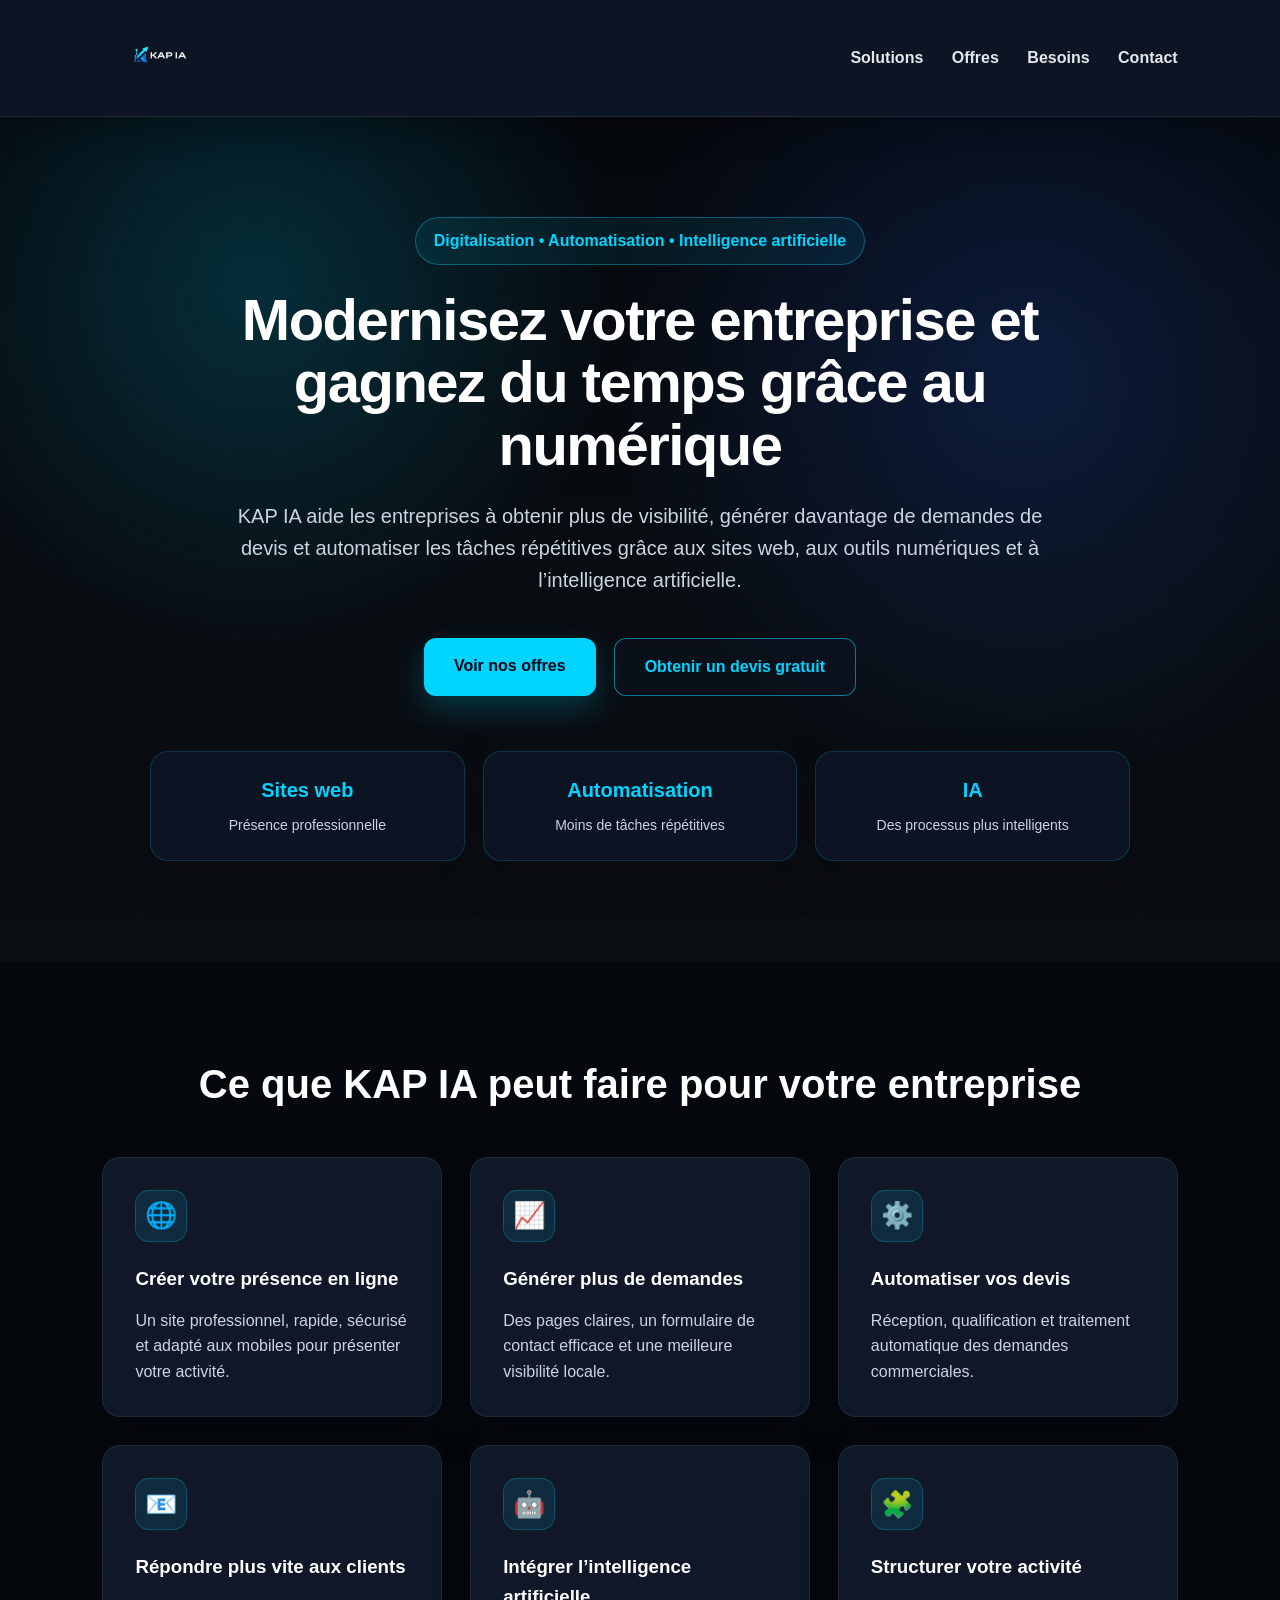
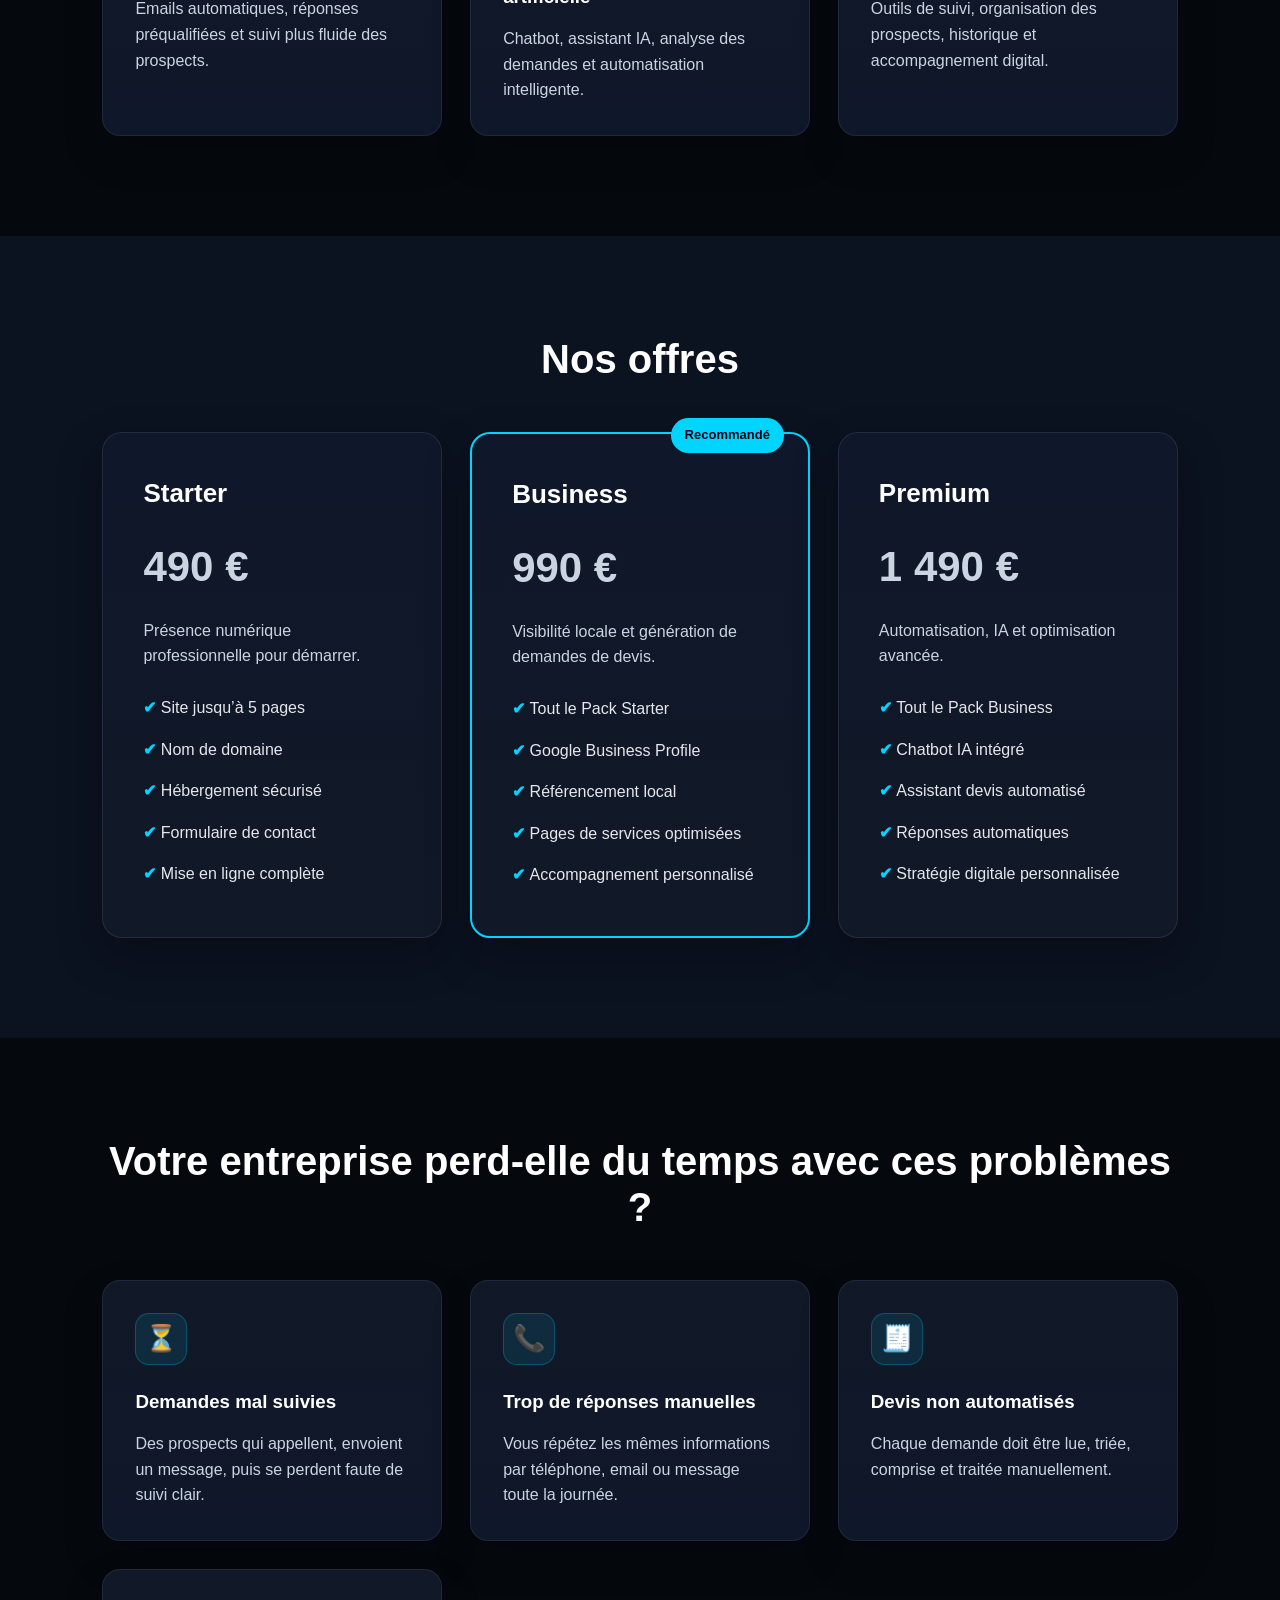
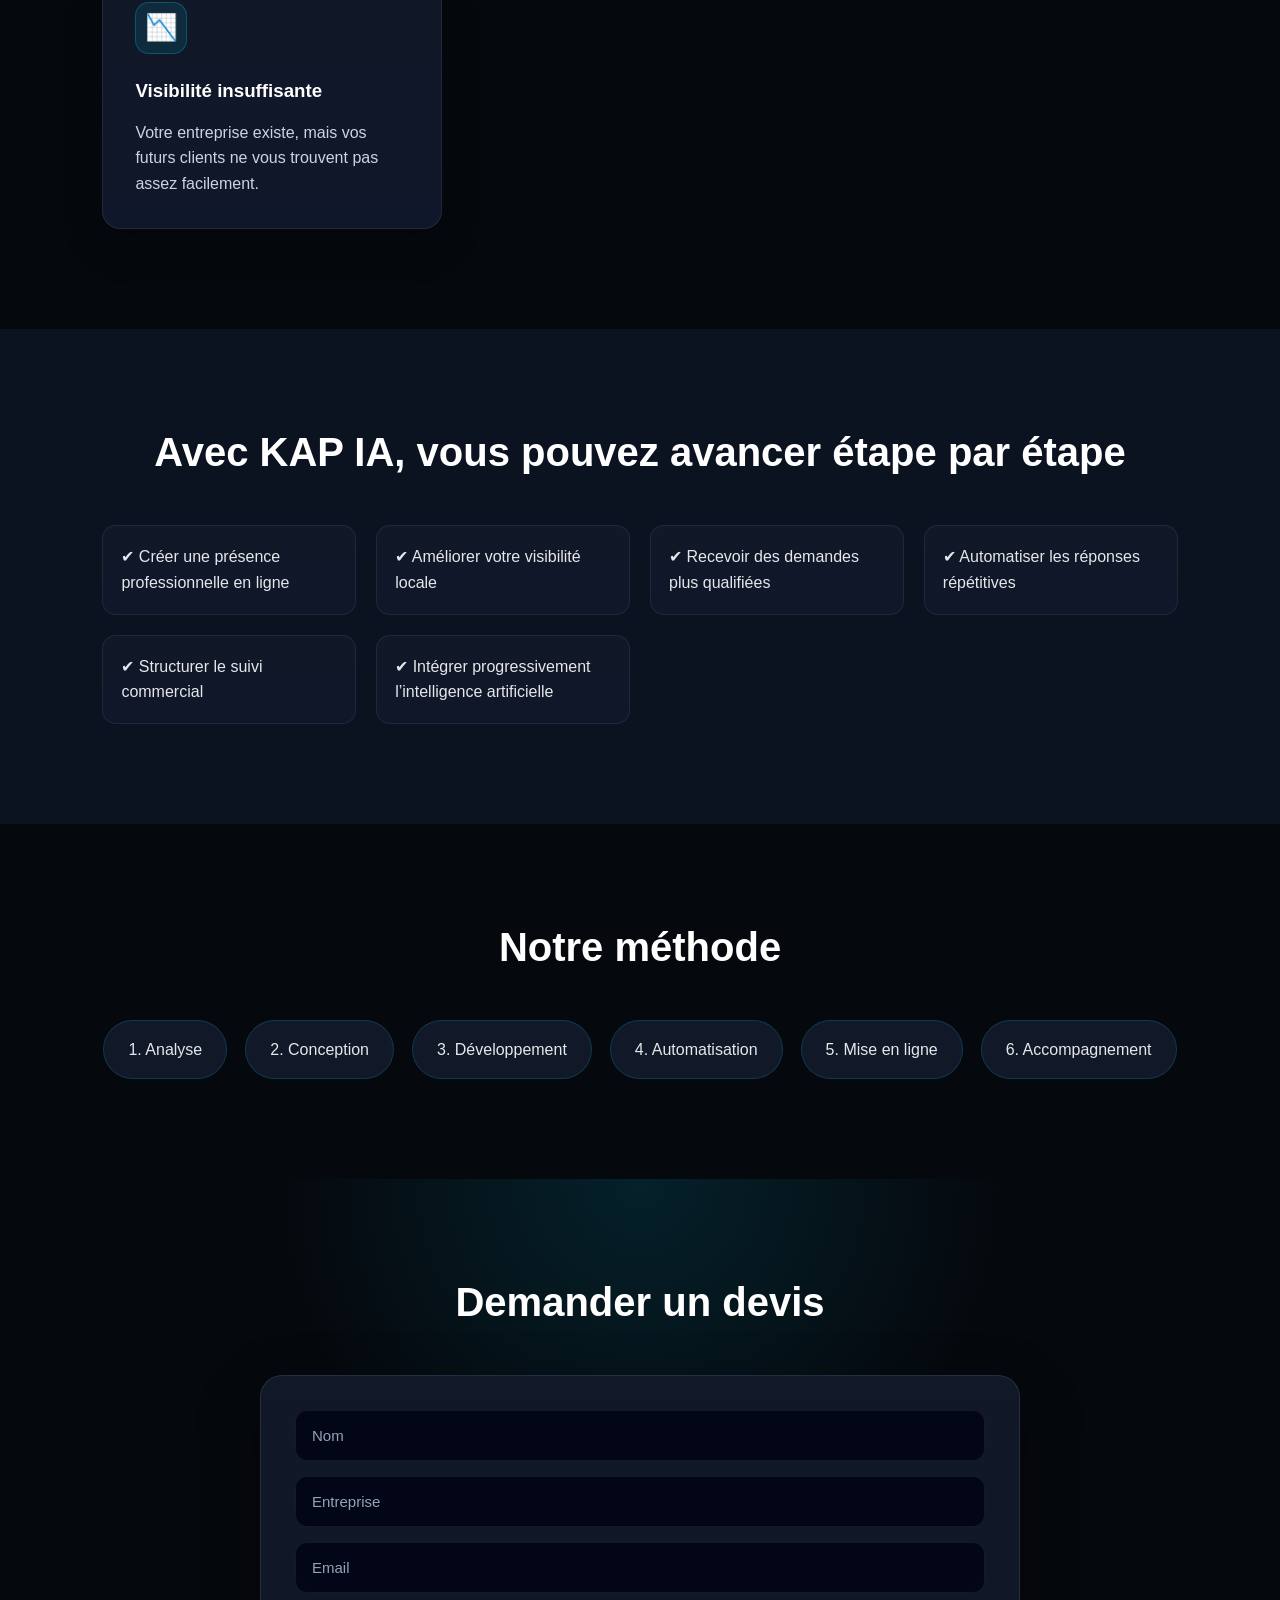
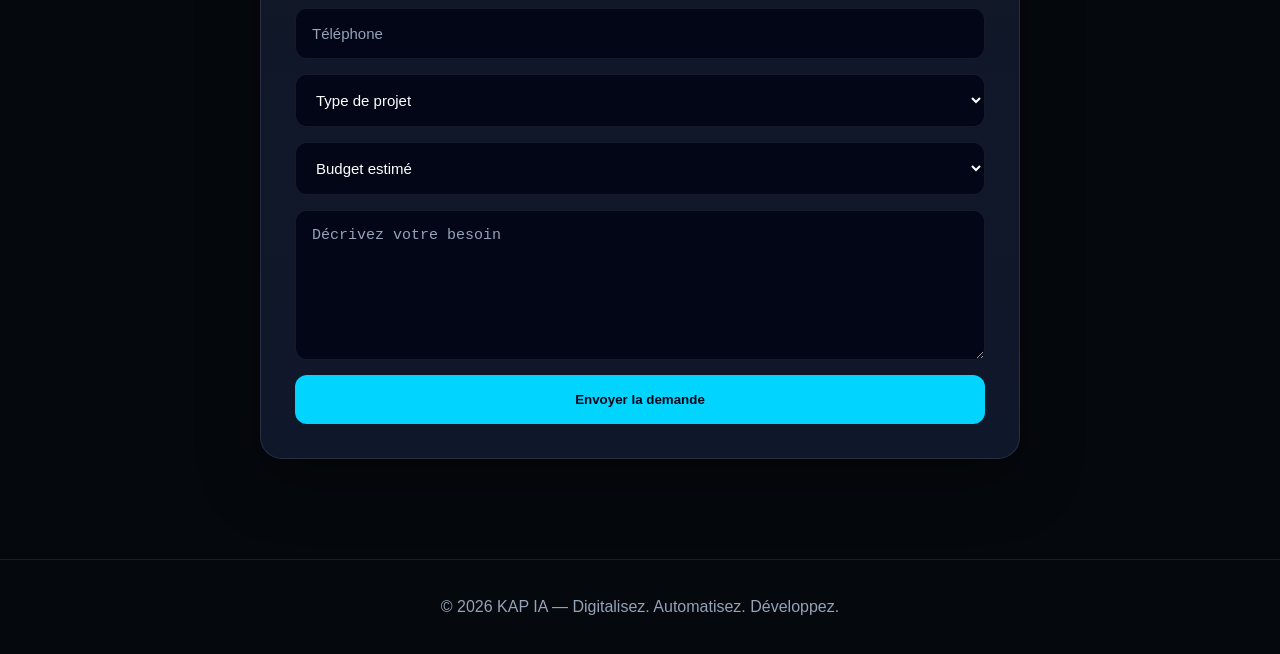
<file: index.html>
<!DOCTYPE html>
<html lang="fr">
<head>
  <meta charset="UTF-8" />
  <meta name="viewport" content="width=device-width, initial-scale=1.0" />

  <title>KAP IA | Digitalisation, automatisation & IA pour entreprises</title>

  <meta name="description" content="KAP IA aide les entreprises à se digitaliser, automatiser leurs processus, générer plus de demandes de devis et gagner du temps grâce au numérique et à l'intelligence artificielle.">

  <link rel="stylesheet" href="style.css" />
</head>

<body>

  <header class="header">
    <div class="brand">
      <img src="assets/logos/kap-ia-logo.png" alt="Logo KAP IA" class="brand-logo">
    </div>

    <nav>
      <a href="#solutions">Solutions</a>
      <a href="#offres">Offres</a>
      <a href="#besoins">Besoins</a>
      <a href="#contact">Contact</a>
    </nav>
  </header>

  <main>

    <section class="hero">
      <div class="hero-content">
        <p class="badge">Digitalisation • Automatisation • Intelligence artificielle</p>

        <h1>Modernisez votre entreprise et gagnez du temps grâce au numérique</h1>

        <p class="hero-text">
          KAP IA aide les entreprises à obtenir plus de visibilité, générer davantage de demandes de devis
          et automatiser les tâches répétitives grâce aux sites web, aux outils numériques et à l’intelligence artificielle.
        </p>

        <div class="hero-buttons">
          <a href="#offres" class="btn primary">Voir nos offres</a>
          <a href="#contact" class="btn secondary">Obtenir un devis gratuit</a>
        </div>

        <div class="hero-stats">
          <div>
            <strong>Sites web</strong>
            <span>Présence professionnelle</span>
          </div>
          <div>
            <strong>Automatisation</strong>
            <span>Moins de tâches répétitives</span>
          </div>
          <div>
            <strong>IA</strong>
            <span>Des processus plus intelligents</span>
          </div>
        </div>
      </div>
    </section>

    <section id="solutions" class="section">
      <h2>Ce que KAP IA peut faire pour votre entreprise</h2>

      <div class="cards">
        <div class="card">
          <div class="card-icon">🌐</div>
          <h3>Créer votre présence en ligne</h3>
          <p>Un site professionnel, rapide, sécurisé et adapté aux mobiles pour présenter votre activité.</p>
        </div>

        <div class="card">
          <div class="card-icon">📈</div>
          <h3>Générer plus de demandes</h3>
          <p>Des pages claires, un formulaire de contact efficace et une meilleure visibilité locale.</p>
        </div>

        <div class="card">
          <div class="card-icon">⚙️</div>
          <h3>Automatiser vos devis</h3>
          <p>Réception, qualification et traitement automatique des demandes commerciales.</p>
        </div>

        <div class="card">
          <div class="card-icon">📧</div>
          <h3>Répondre plus vite aux clients</h3>
          <p>Emails automatiques, réponses préqualifiées et suivi plus fluide des prospects.</p>
        </div>

        <div class="card">
          <div class="card-icon">🤖</div>
          <h3>Intégrer l’intelligence artificielle</h3>
          <p>Chatbot, assistant IA, analyse des demandes et automatisation intelligente.</p>
        </div>

        <div class="card">
          <div class="card-icon">🧩</div>
          <h3>Structurer votre activité</h3>
          <p>Outils de suivi, organisation des prospects, historique et accompagnement digital.</p>
        </div>
      </div>
    </section>

    <section id="offres" class="section dark">
      <h2>Nos offres</h2>

      <div class="pricing">

        <div class="price-card">
          <h3>Starter</h3>
          <p class="price">490 €</p>
          <p>Présence numérique professionnelle pour démarrer.</p>
          <ul>
            <li>Site jusqu’à 5 pages</li>
            <li>Nom de domaine</li>
            <li>Hébergement sécurisé</li>
            <li>Formulaire de contact</li>
            <li>Mise en ligne complète</li>
          </ul>
        </div>

        <div class="price-card featured">
          <div class="recommended">Recommandé</div>
          <h3>Business</h3>
          <p class="price">990 €</p>
          <p>Visibilité locale et génération de demandes de devis.</p>
          <ul>
            <li>Tout le Pack Starter</li>
            <li>Google Business Profile</li>
            <li>Référencement local</li>
            <li>Pages de services optimisées</li>
            <li>Accompagnement personnalisé</li>
          </ul>
        </div>

        <div class="price-card">
          <h3>Premium</h3>
          <p class="price">1 490 €</p>
          <p>Automatisation, IA et optimisation avancée.</p>
          <ul>
            <li>Tout le Pack Business</li>
            <li>Chatbot IA intégré</li>
            <li>Assistant devis automatisé</li>
            <li>Réponses automatiques</li>
            <li>Stratégie digitale personnalisée</li>
          </ul>
        </div>

      </div>
    </section>

    <section id="besoins" class="section">
      <h2>Votre entreprise perd-elle du temps avec ces problèmes ?</h2>

      <div class="cards">
        <div class="card">
          <div class="card-icon">⏳</div>
          <h3>Demandes mal suivies</h3>
          <p>Des prospects qui appellent, envoient un message, puis se perdent faute de suivi clair.</p>
        </div>

        <div class="card">
          <div class="card-icon">📞</div>
          <h3>Trop de réponses manuelles</h3>
          <p>Vous répétez les mêmes informations par téléphone, email ou message toute la journée.</p>
        </div>

        <div class="card">
          <div class="card-icon">🧾</div>
          <h3>Devis non automatisés</h3>
          <p>Chaque demande doit être lue, triée, comprise et traitée manuellement.</p>
        </div>

        <div class="card">
          <div class="card-icon">📉</div>
          <h3>Visibilité insuffisante</h3>
          <p>Votre entreprise existe, mais vos futurs clients ne vous trouvent pas assez facilement.</p>
        </div>
      </div>
    </section>

    <section class="section dark">
      <h2>Avec KAP IA, vous pouvez avancer étape par étape</h2>

      <div class="checklist">
        <p>✔ Créer une présence professionnelle en ligne</p>
        <p>✔ Améliorer votre visibilité locale</p>
        <p>✔ Recevoir des demandes plus qualifiées</p>
        <p>✔ Automatiser les réponses répétitives</p>
        <p>✔ Structurer le suivi commercial</p>
        <p>✔ Intégrer progressivement l’intelligence artificielle</p>
      </div>
    </section>

    <section id="process" class="section process">
      <h2>Notre méthode</h2>

      <div class="steps">
        <span>1. Analyse</span>
        <span>2. Conception</span>
        <span>3. Développement</span>
        <span>4. Automatisation</span>
        <span>5. Mise en ligne</span>
        <span>6. Accompagnement</span>
      </div>
    </section>

    <section id="contact" class="section contact">
      <h2>Demander un devis</h2>

      <form name="demande-devis" method="POST" data-netlify="true" data-netlify-honeypot="bot-field" action="/merci.html">
        <input type="hidden" name="form-name" value="demande-devis">
<p hidden>
  <label>Ne pas remplir : <input name="bot-field"></label>
</p>

        <input type="text" name="nom" placeholder="Nom" required>
        <input type="text" name="entreprise" placeholder="Entreprise">
        <input type="email" name="email" placeholder="Email" required>
        <input type="tel" name="telephone" placeholder="Téléphone">

        <select name="type_projet" required>
          <option value="">Type de projet</option>
          <option value="site-internet">Création de site internet</option>
          <option value="seo-local">Référencement local / Google Business</option>
          <option value="automatisation">Automatisation de tâches</option>
          <option value="intelligence-artificielle">Intelligence artificielle / Chatbot</option>
          <option value="audit-digital">Audit digital</option>
          <option value="autre">Autre</option>
        </select>

        <select name="budget" required>
          <option value="">Budget estimé</option>
          <option value="moins-500">Moins de 500 €</option>
          <option value="500-1000">500 € à 1 000 €</option>
          <option value="1000-2000">1 000 € à 2 000 €</option>
          <option value="plus-2000">Plus de 2 000 €</option>
        </select>

        <textarea name="message" placeholder="Décrivez votre besoin"></textarea>

        <button type="submit">Envoyer la demande</button>
      </form>
    </section>

  </main>

  <footer>
    <p>© 2026 KAP IA — Digitalisez. Automatisez. Développez.</p>
  </footer>

  <script src="script.js"></script>
</body>
</html>
</file>
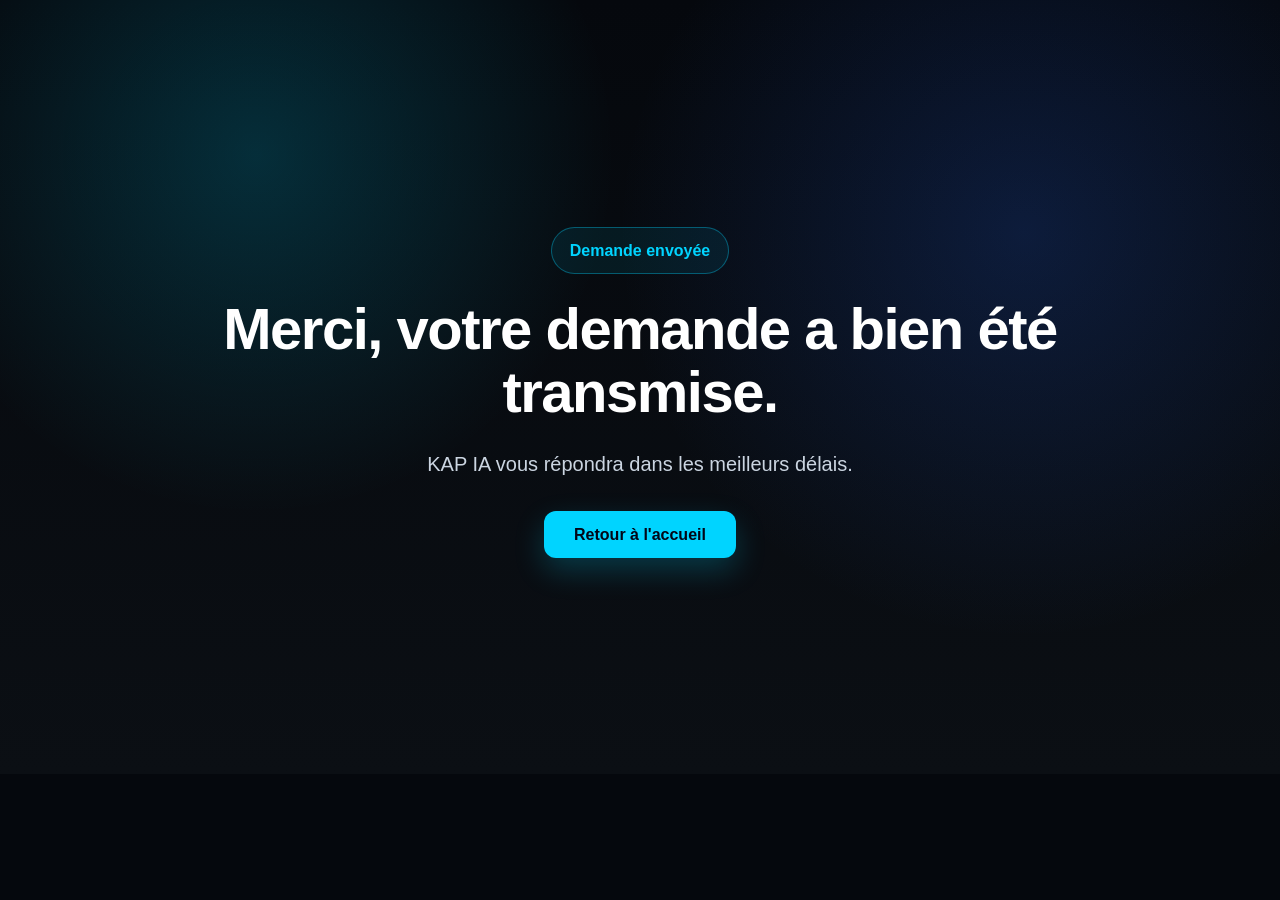
<file: merci.html>
<!DOCTYPE html>
<html lang="fr">
<head>
  <meta charset="UTF-8">
  <title>Merci | KAP IA</title>
  <link rel="stylesheet" href="style.css">
</head>
<body>
  <section class="hero">
    <div class="hero-content">
      <p class="badge">Demande envoyée</p>
      <h1>Merci, votre demande a bien été transmise.</h1>
      <p class="hero-text">KAP IA vous répondra dans les meilleurs délais.</p>
      <a href="/" class="btn primary">Retour à l'accueil</a>
    </div>
  </section>
</body>
</html>
</file>
<file: style.css>
*{
    margin:0;
    padding:0;
    box-sizing:border-box;
}

html{
    scroll-behavior:smooth;
}

body{
    font-family:Arial, Helvetica, sans-serif;
    background:#05080d;
    color:white;
    line-height:1.6;
}

.header{
    display:flex;
    justify-content:space-between;
    align-items:center;
    padding:18px 8%;
    background:rgba(15,23,42,0.88);
    border-bottom:1px solid rgba(148,163,184,0.15);
    position:sticky;
    top:0;
    z-index:100;
    backdrop-filter:blur(14px);
    box-shadow:0 10px 30px rgba(0,0,0,0.25);
}

.brand{
    display:flex;
    align-items:center;
}

.brand-logo{
    width:120px;
    height:auto;
    object-fit:contain;
}

nav a{
    color:#e5e7eb;
    text-decoration:none;
    margin-left:24px;
    font-weight:600;
    transition:0.3s;
}

nav a:hover{
    color:#00d4ff;
}

.hero{
    min-height:86vh;
    display:flex;
    align-items:center;
    justify-content:center;
    text-align:center;
    padding:100px 8%;
    background:
        radial-gradient(circle at 20% 20%, rgba(0,212,255,0.18), transparent 30%),
        radial-gradient(circle at 80% 30%, rgba(37,99,235,0.20), transparent 35%),
        linear-gradient(180deg,#05080d 0%,#0b0f14 100%);
}

.hero-content{
    max-width:980px;
}

.badge{
    display:inline-block;
    color:#00d4ff;
    font-weight:800;
    margin-bottom:24px;
    padding:10px 18px;
    border:1px solid rgba(0,212,255,0.35);
    border-radius:999px;
    background:rgba(0,212,255,0.08);
}

.hero h1{
    font-size:58px;
    line-height:1.08;
    margin-bottom:24px;
    letter-spacing:-1.5px;
}

.hero-text{
    font-size:20px;
    color:#cbd5e1;
    margin:0 auto 42px;
    max-width:850px;
}

.hero-buttons{
    display:flex;
    gap:18px;
    justify-content:center;
    flex-wrap:wrap;
}

.btn{
    padding:15px 30px;
    border-radius:12px;
    text-decoration:none;
    font-weight:800;
    transition:0.25s;
}

.primary{
    background:#00d4ff;
    color:#020617;
    box-shadow:0 12px 30px rgba(0,212,255,0.22);
}

.primary:hover{
    transform:translateY(-3px);
    box-shadow:0 18px 40px rgba(0,212,255,0.32);
}

.secondary{
    border:1px solid rgba(0,212,255,0.55);
    color:#00d4ff;
    background:rgba(15,23,42,0.35);
}

.secondary:hover{
    transform:translateY(-3px);
    background:rgba(0,212,255,0.08);
}

.hero-stats{
    margin-top:55px;
    display:grid;
    grid-template-columns:repeat(3,1fr);
    gap:18px;
}

.hero-stats div{
    padding:22px;
    border-radius:18px;
    background:rgba(15,23,42,0.72);
    border:1px solid rgba(0,212,255,0.18);
    box-shadow:0 18px 45px rgba(0,0,0,0.25);
}

.hero-stats strong{
    display:block;
    color:#00d4ff;
    font-size:20px;
    margin-bottom:6px;
}

.hero-stats span{
    color:#cbd5e1;
    font-size:14px;
}

.section{
    padding:100px 8%;
}

.section h2{
    text-align:center;
    margin-bottom:50px;
    font-size:40px;
    line-height:1.15;
}

.cards{
    display:grid;
    grid-template-columns:repeat(auto-fit,minmax(280px,1fr));
    gap:28px;
}

.card{
    background:linear-gradient(180deg,#111827,#0f172a);
    padding:32px;
    border-radius:18px;
    border:1px solid rgba(148,163,184,0.12);
    box-shadow:0 18px 40px rgba(0,0,0,0.20);
    transition:0.25s;
}

.card:hover{
    transform:translateY(-6px);
    border-color:rgba(0,212,255,0.35);
}

.card-icon{
    width:52px;
    height:52px;
    display:flex;
    align-items:center;
    justify-content:center;
    font-size:26px;
    border-radius:14px;
    background:rgba(0,212,255,0.10);
    border:1px solid rgba(0,212,255,0.25);
    margin-bottom:22px;
}

.card h3{
    margin-bottom:14px;
    color:#ffffff;
}

.card p{
    color:#cbd5e1;
}

.dark{
    background:#0b1220;
}

.pricing{
    display:grid;
    grid-template-columns:repeat(auto-fit,minmax(280px,1fr));
    gap:28px;
}

.price-card{
    position:relative;
    background:linear-gradient(180deg,#0f172a,#111827);
    padding:40px;
    border-radius:20px;
    text-align:left;
    border:1px solid rgba(148,163,184,0.14);
    box-shadow:0 18px 45px rgba(0,0,0,0.25);
    transition:0.25s;
}

.price-card:hover{
    transform:translateY(-6px);
    border-color:rgba(0,212,255,0.35);
}

.featured{
    border:2px solid #00d4ff;
    transform:scale(1.03);
}

.featured:hover{
    transform:scale(1.03) translateY(-6px);
}

.recommended{
    position:absolute;
    top:-16px;
    right:24px;
    background:#00d4ff;
    color:#020617;
    padding:7px 14px;
    border-radius:999px;
    font-size:13px;
    font-weight:900;
}

.price-card h3{
    font-size:26px;
    margin-bottom:10px;
}

.price{
    font-size:42px;
    margin:18px 0;
    color:#00d4ff;
    font-weight:900;
}

.price-card p{
    color:#cbd5e1;
    margin-bottom:18px;
}

.price-card ul{
    list-style:none;
}

.price-card li{
    padding:8px 0;
    color:#e5e7eb;
}

.price-card li::before{
    content:"✔ ";
    color:#00d4ff;
    font-weight:bold;
}

.checklist{
    display:grid;
    grid-template-columns:repeat(auto-fit,minmax(250px,1fr));
    gap:20px;
}

.checklist p{
    background:linear-gradient(180deg,#111827,#0f172a);
    padding:18px;
    border-radius:14px;
    border:1px solid rgba(148,163,184,0.12);
    color:#e5e7eb;
}

.process .steps{
    display:flex;
    justify-content:center;
    flex-wrap:wrap;
    gap:18px;
}

.process span{
    background:#111827;
    padding:16px 24px;
    border-radius:999px;
    border:1px solid rgba(0,212,255,0.18);
    color:#e5e7eb;
}

.contact{
    background:
        radial-gradient(circle at 50% 0%, rgba(0,212,255,0.12), transparent 32%),
        #05080d;
}

.contact form{
    max-width:760px;
    margin:auto;
    display:flex;
    flex-direction:column;
    gap:15px;
    background:linear-gradient(180deg,#111827,#0f172a);
    padding:34px;
    border-radius:22px;
    border:1px solid rgba(148,163,184,0.16);
    box-shadow:0 22px 60px rgba(0,0,0,0.35);
}

.contact input,
.contact select,
.contact textarea{
    padding:16px;
    border:none;
    border-radius:12px;
    background:#020617;
    color:white;
    outline:none;
    font-size:15px;
    border:1px solid rgba(148,163,184,0.12);
}

.contact select{
    cursor:pointer;
}

.contact textarea{
    min-height:150px;
    resize:vertical;
}

.contact input::placeholder,
.contact textarea::placeholder{
    color:#94a3b8;
}

.contact input:focus,
.contact select:focus,
.contact textarea:focus{
    box-shadow:0 0 0 2px rgba(0,212,255,0.45);
    border-color:rgba(0,212,255,0.45);
}

.contact button{
    padding:17px;
    background:#00d4ff;
    color:#020617;
    border:none;
    border-radius:12px;
    font-weight:900;
    cursor:pointer;
    transition:0.25s;
}

.contact button:hover{
    transform:translateY(-2px);
    box-shadow:0 15px 35px rgba(0,212,255,0.25);
}

footer{
    text-align:center;
    padding:34px;
    border-top:1px solid rgba(148,163,184,0.15);
    color:#94a3b8;
    background:#05080d;
}

@media(max-width:768px){
    .header{
        flex-direction:column;
        gap:16px;
        padding:16px 5%;
    }

    nav{
        display:flex;
        flex-wrap:wrap;
        justify-content:center;
        gap:12px;
    }

    nav a{
        margin:0;
        font-size:14px;
    }

    .brand-logo{
        width:105px;
    }

    .hero{
        padding:80px 6%;
    }

    .hero h1{
        font-size:38px;
    }

    .hero-text{
        font-size:17px;
    }

    .hero-stats{
        grid-template-columns:1fr;
    }

    .section{
        padding:70px 6%;
    }

    .section h2{
        font-size:32px;
    }

    .featured{
        transform:none;
    }

    .featured:hover{
        transform:translateY(-6px);
    }
}

.header.scrolled{
    padding:12px 8%;
    background:rgba(2,6,23,0.95);
}

.reveal{
    opacity:0;
    transform:translateY(26px);
    transition:0.7s ease;
}

.reveal.active{
    opacity:1;
    transform:translateY(0);
}
</file>
